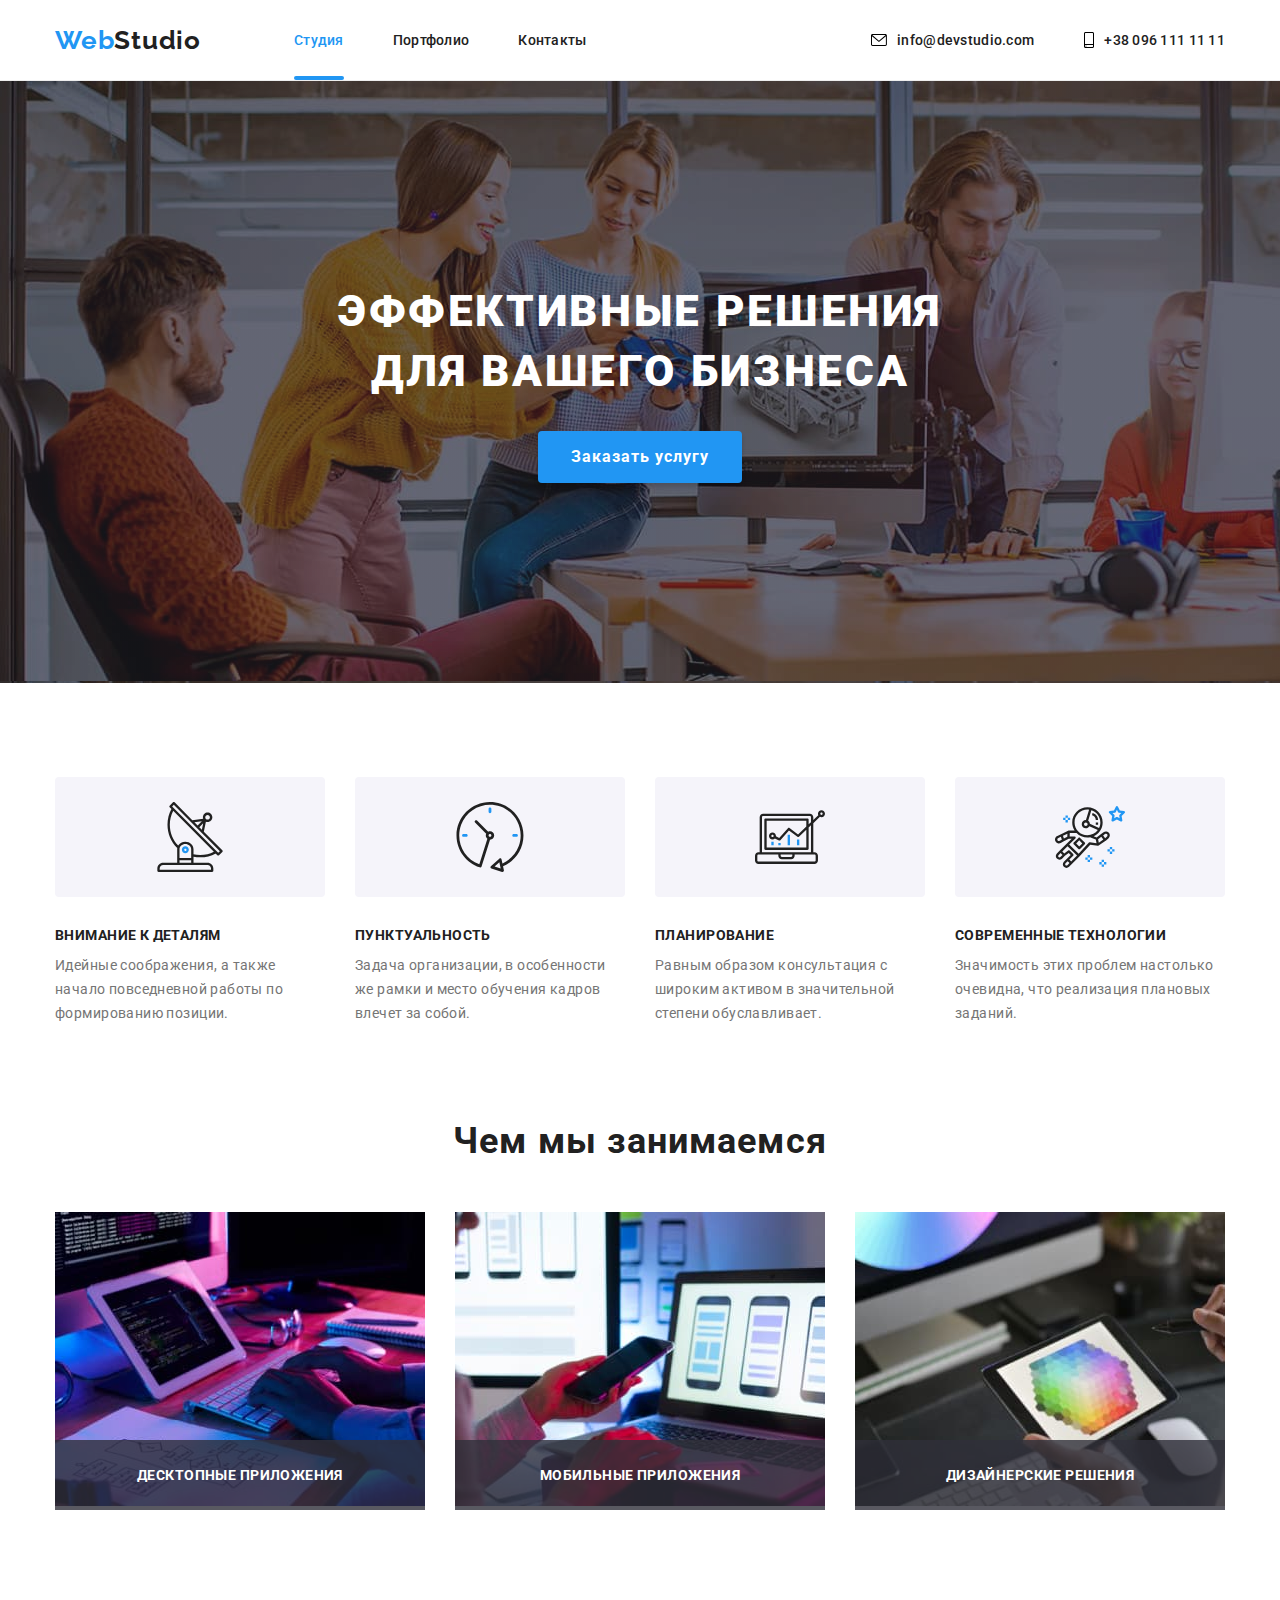
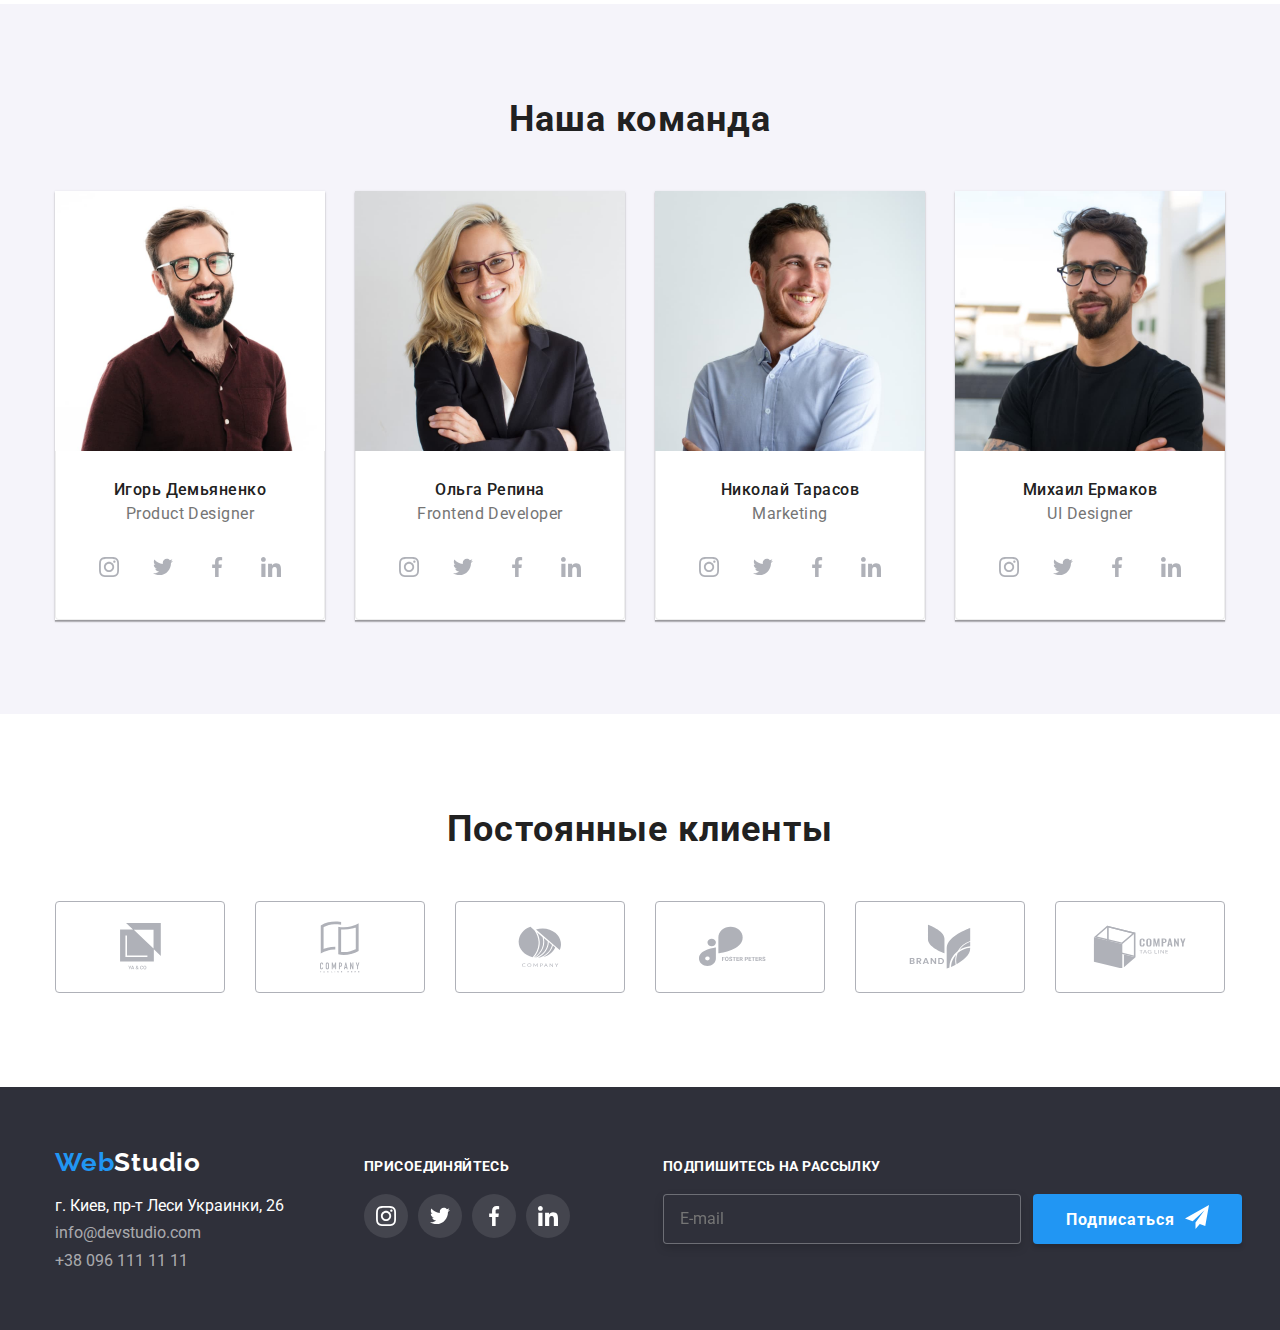
<file: index.html>
<!DOCTYPE html>
<html lang="ru">

<head>
    <meta charset="UTF-8">
    <meta http-equiv="X-UA-Compatible" content="IE=edge">
    <meta name="viewport" content="width=device-width, initial-scale=1.0">
    <title>Document</title>
    <link rel="preconnect" href="https://fonts.gstatic.com">
    <link href="https://fonts.googleapis.com/css2?family=Raleway:wght@700&family=Roboto:wght@400;500;700;900&display=swap"
        rel="stylesheet">
    <link rel="stylesheet" href="https://cdnjs.cloudflare.com/ajax/libs/modern-normalize/1.0.0/modern-normalize.min.css">
    <link rel="stylesheet" href="./css/styles.css">
</head>

<body>
    <!-- Header content -->
    <header class="header">
       <div class="container main-nav"> 
           <nav class="nav">   
            <a href="./index.html" class="logo"> <span class="web">Web</span>Studio</a>
            <ul class="link">
                <li class="nav-item"> 
                    <a href=" " class="item current" >Студия</a> </li>
                <li class="nav-item"> 
                    <a href="./portfolio.html" class="item"> Портфолио</a> </li>
                <li class="nav-item"> 
                    <a href=" " class="item">Контакты</a> </li>
            </ul>
            </nav> 
            <ul class="link">
                <li class="link-item"> 
                    <a href="mailto:info@devstudio.com" class="item">
                        <svg class="header-icon" width="16" height="12">
                            <use href="./images/icons.svg#icon-envelope"></use>
                        </svg>
                        info@devstudio.com </a>
                </li>
                <li class="link-item"> 
                    <a href="tel:+380961111111" class="item">
                        <svg class="header-icon" width="10" height="16">
                            <use href="./images/icons.svg#icon-smartphone"></use>
                        </svg>
                        +38 096 111 11 11</a>
                </li>
            </ul> 
       </div>
    </header>
    <!-- Main content -->
    <main>
        <!-- The main section-->
        <section class="hero">
            <h1 class="hero-title"> Эффективные решения <br>для вашего бизнеса</h1>
            <button data-modal-open type="button" class="button"> Заказать услугу </button>
        </section>
        <!-- Section features -->
        <section class="features">
            <div class="container section">
            <h2 class="title" hidden>Особенности</h2>
            <ul class="link">
                <li class="features-list">
                    <div class="features-link">
                        <svg class="features-icon" width="70" height="70">
                            <use href="./images/icons.svg#icon-antenna1"></use>
                        </svg>
                    </div>
                    <h3 class="subtitle">Внимание к деталям</h3>
                    <p class="text">Идейные соображения, а также начало повседневной работы по формированию позиции.</p>
                </li>
                <li class="features-list">
                    <div class="features-link">
                        <svg class="features-icon" width="70" height="70">
                            <use href="./images/icons.svg#icon-clock1"></use>
                        </svg>
                    </div>
                    <h3 class="subtitle">Пунктуальность</h3>
                    <p class="text">Задача организации, в особенности же рамки и место обучения кадров влечет за собой.</p>
                </li>
                <li class="features-list">
                    <div class="features-link">
                        <svg class="features-icon" width="70" height="70">
                            <use href="./images/icons.svg#icon-diagram1"></use>
                        </svg>
                    </div>
                    <h3 class="subtitle">Планирование</h3>
                    <p class="text">Равным образом консультация с широким активом в значительной степени обуславливает.</p>
                </li>
                <li class="features-list">
                    <div class="features-link">
                        <svg class="features-icon" width="70" height="70">
                            <use href="./images/icons.svg#icon-astronaut1"></use>
                        </svg>
                    </div>
                    <h3 class="subtitle">Современные технологии</h3>
                    <p class="text">Значимость этих проблем настолько очевидна, что реализация плановых заданий.</p>
                </li>
            </ul>
            </div>
        </section>
        <!--Section what are we doing -->
        <section class="work">
            <div class="container section">
            <h2 class="title">Чем мы занимаемся</h2>
            <ul class="link">
                <li class="work-thamb">
                    <img src="./images/box1.jpg" alt="box1" width="370">
                    <h3 class="subtitle">Десктопные приложения</h3>
                </li>
                <li class="work-thamb">
                    <img src="./images/box2.jpg" alt="box2" width="370">
                    <h3 class="subtitle">Мобильные приложения</h3>
                </li>
                <li class="work-thamb">
                    <img src="./images/box3.jpg" alt="box3" width="370">
                    <h3 class="subtitle">Дизайнерские решения</h3>
                </li>
            </ul>
            </div>
        </section>
        <!--Section command -->
        <section class="command">
            <div class="container section">
            <h2 class="title">Наша команда</h2>
            <ul class="link">
                <li class="command-card">
                    <img src="./images/img1.jpg" alt="img1" width="270" class="img">
                    <div class="command-text">
                    <h3 class="heading">Игорь Демьяненко</h3>
                    <p class="desc">Product Designer</p>
                    <ul class="command-list">
                        <li class="command-item">
                            <a class="command-icon" href="#">
                                <svg class="command-svg">
                                    <use href="./images/icons.svg#icon-instagram2"></use>
                                </svg>
                            </a>
                        </li>
                        <li class="command-item">
                            <a class="command-icon" href="#">
                                <svg class="command-svg">
                                    <use href="./images/icons.svg#icon-twitter1"></use>
                                </svg>
                            </a>
                        </li>
                        <li class="command-item">
                            <a class="command-icon" href="#">
                                <svg class="command-svg">
                                    <use href="./images/icons.svg#icon-facebook1"></use>
                                </svg>
                            </a>
                        </li>
                        <li class="command-item">
                            <a class="command-icon" href="#">
                                <svg class="command-svg">
                                    <use href="./images/icons.svg#icon-linkedin1"></use>
                                </svg>
                            </a>
                        </li>
                    </ul>
                    </div>
                </li>
                <li class="command-card">
                    <img src="./images/img2.jpg" alt="img2" width="270" class="img">
                    <div class="command-text">
                    <h3  class="heading">Ольга Репина</h3>
                    <p class="desc">Frontend Developer</p>
                    <ul class="command-list">
                    <li class="command-item">
                        <a class="command-icon" href="#">
                                <svg class="command-svg">
                                    <use href="./images/icons.svg#icon-instagram2"></use>
                                </svg>
                            </a>
                        </li>
                    <li class="command-item">
                        <a class="command-icon" href="#">
                            <svg  class="command-svg">
                                <use href="./images/icons.svg#icon-twitter1"></use>
                            </svg>
                        </a>
                        </li>
                    <li class="command-item">
                        <a class="command-icon" href="#">
                                <svg class="command-svg">
                                    <use href="./images/icons.svg#icon-facebook1"></use>
                                </svg>
                            </a>
                        </li>
                        <li class="command-item">
                            <a class="command-icon" href="#">
                                <svg class="command-svg">
                                    <use href="./images/icons.svg#icon-linkedin1"></use>
                                </svg>
                            </a>
                        </li>
                    </ul>
                    </div>
                </li>
                <li class="command-card">
                    <img src="./images/img3.jpg" alt="img3" width="270" class="img">
                    <div class="command-text">
                    <h3  class="heading">Николай Тарасов</h3>
                    <p class="desc">Marketing</p>
                    <ul class="command-list">
                    <li class="command-item">
                        <a class="command-icon" href="#">
                                <svg class="command-svg">
                                    <use href="./images/icons.svg#icon-instagram2"></use>
                                </svg>
                            </a>
                        </li>
                    <li class="command-item">
                        <a class="command-icon" href="#">
                                <svg class="command-svg">
                                    <use href="./images/icons.svg#icon-twitter1"></use>
                                </svg>
                            </a>
                        </li>
                    <li class="command-item">
                        <a class="command-icon" href="#">
                                <svg class="command-svg">
                                    <use href="./images/icons.svg#icon-facebook1"></use>
                                </svg>
                            </a>
                        </li>
                        <li class="command-item">
                            <a class="command-icon" href="#">
                                <svg class="command-svg">
                                    <use href="./images/icons.svg#icon-linkedin1"></use>
                                </svg>
                            </a>
                        </li>
                    </ul>
                    </div>
                </li>
                <li class="command-card">
                    <img src="./images/img4.jpg" alt="img4" width="270" class="img">
                    <div class="command-text">
                    <h3  class="heading">Михаил Ермаков</h3>
                    <p class="desc">UI Designer</p>
                    <ul class="command-list">
                    <li class="command-item">
                        <a class="command-icon" href="#">
                                <svg class="command-svg">
                                    <use href="./images/icons.svg#icon-instagram2"></use>
                                </svg>
                            </a>
                        </li>
                    <li class="command-item">
                        <a class="command-icon" href="#">
                                <svg class="command-svg">
                                    <use href="./images/icons.svg#icon-twitter1"></use>
                                </svg>
                            </a>
                        </li>
                        <li class="command-item">
                            <a class="command-icon" href="#">
                                <svg class="command-svg">
                                    <use href="./images/icons.svg#icon-facebook1"></use>
                                </svg>
                            </a>
                        </li>
                        <li class="command-item">
                            <a class="command-icon" href="#">
                                <svg class="command-svg">
                                    <use href="./images/icons.svg#icon-linkedin1"></use>
                                </svg>
                            </a>
                        </li>
                    </ul>
                    </div>
                </li>
            </ul>
            </div>
        </section>
        <!--Client section-->
        <section class="client">
            <div class="container section">
                <h2 class="title">Постоянные клиенты</h2>
                 <ul class="client-list">
                    <li class="client-item">
                        <a class="client-icon" href="#">
                            <svg width="41" height="46.7">
                                <use href="./images/icons.svg#icon-group"></use>
                            </svg>
                        </a>
                    </li>
                    <li class="client-item">
                        <a class="client-icon" href="#">
                            <svg width="40" height="52">
                                <use href="./images/icons.svg#icon-group1"></use>
                            </svg>
                        </a>
                    </li>
                    <li class="client-item">
                        <a class="client-icon" href="#">
                            <svg width="43.46" height="41.18">
                                <use href="./images/icons.svg#icon-group2"></use>
                            </svg>
                        </a>
                    </li>
                    <li class="client-item">
                        <a class="client-icon" href="#">
                            <svg width="84.44" height="40.62">
                                <use href="./images/icons.svg#icon-group3"></use>
                            </svg>
                        </a>
                    </li>
                    <li class="client-item">
                        <a class="client-icon" href="#">
                            <svg width="62.54" height="45.43">
                                <use href="./images/icons.svg#icon-group4"></use>
                            </svg>
                        </a>
                    </li>
                    <li class="client-item">
                        <a class="client-icon" href="#">
                            <svg width="93.79" height="43.93">
                                <use href="./images/icons.svg#icon-group5"></use>
                            </svg>
                        </a>
                    </li>
                </ul>
            </div>
        </section>
    </main>
    <!-- Footer content -->
<footer class="footer">
    <div class="container footer-conteiner">
        <div class="footer-adress">
            <a href="/" class="logo"> <span class="web">Web</span>Studio</a>
            <address>
                <p class="address"> г. Киев, пр-т Леси Украинки, 26 </p>
            </address>
            <ul class="link">
                <li class="footer-link"> <a href="mailto:info@devstudio.com" class="footer-contact">info@devstudio.com
                    </a></li>
                <li> <a href="tel:+380961111111" class="footer-contact">+38 096 111 11 11</a> </li>
            </ul>
        </div>
        <div class="footer-icons">
            <p class="footer-title">присоединяйтесь</p>
            <ul class="footer-list">
                <li class="footer-item">
                    <a class="footer-link-icon" href="#">
                        <svg class="footer-icon">
                            <use href="./images/icons.svg#icon-instagram2"></use>
                        </svg>
                    </a>
                </li>
                <li class="footer-item">
                    <a class="footer-link-icon" href="#">
                        <svg class="footer-icon">
                            <use href="./images/icons.svg#icon-twitter1"></use>
                        </svg>
                    </a>
                </li>
                <li class="footer-item">
                    <a class="footer-link-icon" href="#">
                        <svg class="footer-icon">
                            <use href="./images/icons.svg#icon-facebook1"></use>
                        </svg>
                    </a>
                </li>
                <li class="footer-item">
                    <a class="footer-link-icon" href="#">
                        <svg class="footer-icon">
                            <use href="./images/icons.svg#icon-linkedin1"></use>
                        </svg>
                    </a>
                </li>
            </ul>
        </div>
        <div>
            <p class="footer-title">Подпишитесь на рассылку</p>
            <div class="footer-send">
                <input class="footer-input" type="email" name="email" id="mail" placeholder="E-mail" />
                <button type="submit" class="button">Подписаться
                    <svg class="footer-iconsend" width="24" height="24">
                        <use href="./images/icons.svg#icon-iconsend"></use>
                    </svg>
                </button>
            </div>
        </div>
    </div>
</footer>
    <div class="backdrop is-hidden" data-modal>
        <div class="modal-content">
            <button data-modal-close type="button" class="modal-close">
                <svg width="11" height="11">
                    <use href="./images/icons.svg#icon-Vector1"></use>
                </svg>
            </button>
           <form class="form">
               <p class="form-title">Оставьте свои данные, мы вам перезвоним</p>
            <div class="form-field">
                <label for="name">Имя</label>
                <input class="form-imput" type="text" name="name" id="name" />
                <svg class="form-icon" width="18" height="18">
                    <use href="./images/icons.svg#icon-Vectorname"></use>
                </svg>
            </div>
            <div class="form-field">
                <label for="tel">Телефон</label>
                <input class="form-imput" type="tel" name="tel" id="tel" />
                <svg class="form-icon" width="18" height="18">
                    <use href="./images/icons.svg#icon-Vectortel"></use>
                </svg>
            </div>
            <div class="form-field">
                <label for="email">Почта</label>
                <input class="form-imput" type="email" name="email" id="email" />
                <svg class="form-icon" width="18" height="18">
                    <use href="./images/icons.svg#icon-Vectormail"></use>
                </svg>
            </div>

            <div class="form-field">
                <label class="comment">Комментарий</label>
                <textarea name="comment" id="comment" placeholder="Введите текст"></textarea>
            </div>
            <div class="form-consent">
                <input class="checkbox" type="checkbox" name="consent" id="consent" />
                <span class="checkbox-icon"></span>
                <label class="checkbox-label" for="consent">
                    Соглашаюсь с рассылкой и принимаю 
                    <a href="#">Условия договора</a></label>
            </div>
            <button type="submit" class="button">Отправить</button>
        </form> 
        </div>
    </div>
    <script src="./modal.js"></script>
</body>

</html>
</file>
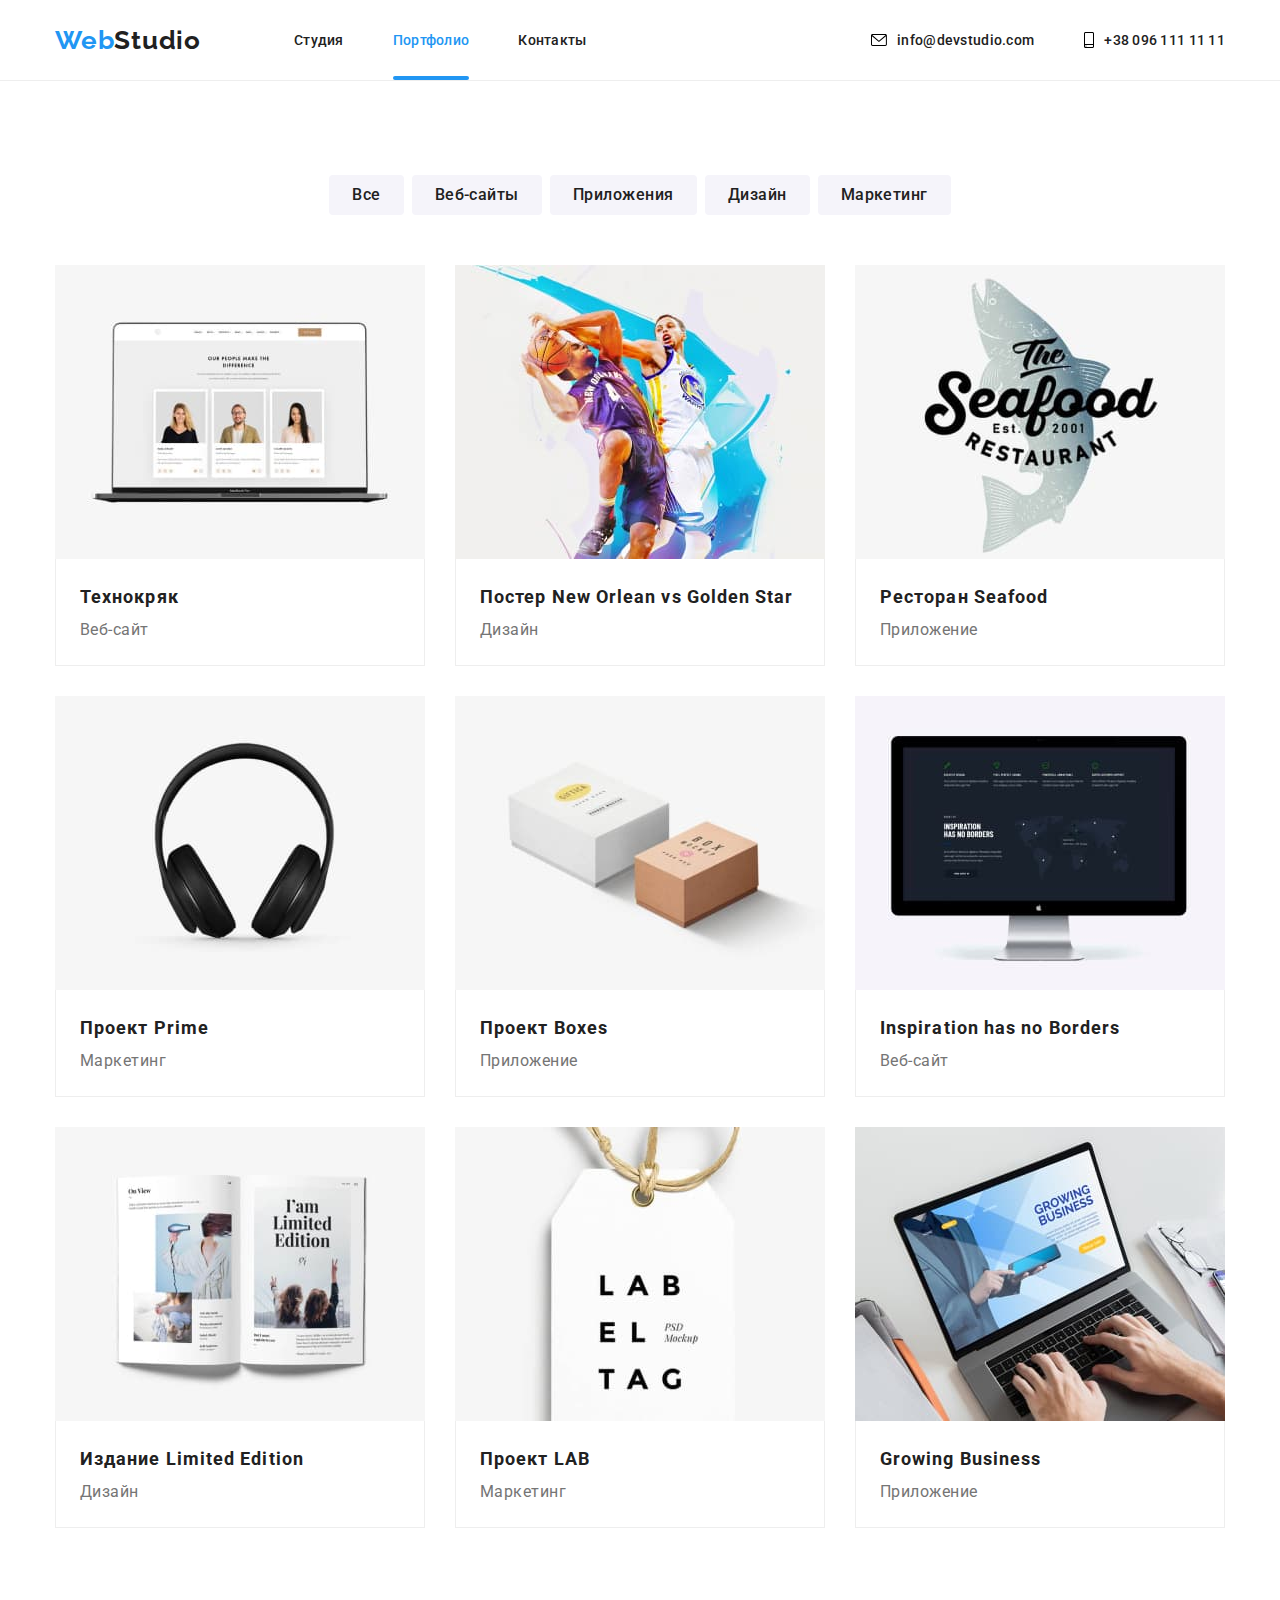
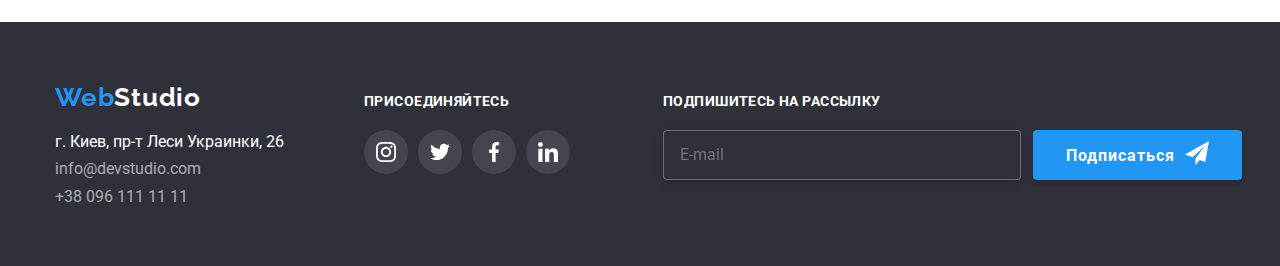
<file: portfolio.html>
<!DOCTYPE html>
<html lang="ru">

<head>
    <meta charset="UTF-8">
    <meta http-equiv="X-UA-Compatible" content="IE=edge">
    <meta name="viewport" content="width=device-width, initial-scale=1.0">
    <title>Document</title>
    <link rel="preconnect" href="https://fonts.gstatic.com">
    <link
        href="https://fonts.googleapis.com/css2?family=Raleway:wght@700&family=Roboto:wght@400;500;700;900&display=swap"
        rel="stylesheet">
    <link rel="stylesheet" href="https://cdnjs.cloudflare.com/ajax/libs/modern-normalize/1.0.0/modern-normalize.min.css">
    <link rel="stylesheet" href="./css/styles.css">
</head>

<body>
    <!-- Header content -->
    <header class="header">
        <div class="container main-nav">
            <nav class="nav">
                <a href="./index.html" class="logo"> <span class="web">Web</span>Studio</a>
                <ul class="link">
                    <li class="nav-item">
                        <a href="./index.html" class="item ">Студия</a>
                    </li>
                    <li class="nav-item">
                        <a href="./portfolio.html" class="item current"> Портфолио</a>
                    </li>
                    <li class="nav-item">
                        <a href=" " class="item">Контакты</a>
                    </li>
                </ul>
            </nav>
            <ul class="link">
                <li class="link-item">
                    <a href="mailto:info@devstudio.com" class="item">
                        <svg class="header-icon" width="16" height="12">
                            <use href="./images/icons.svg#icon-envelope"></use>
                        </svg>
                        info@devstudio.com </a>
                </li>
                <li class="link-item">
                    <a href="tel:+380961111111" class="item">
                        <svg class="header-icon" width="10" height="16">
                            <use href="./images/icons.svg#icon-smartphone"></use>
                        </svg>
                        +38 096 111 11 11</a>
                </li>
            </ul>
        </div>
    </header>
    <!-- Main content -->
    <main>
        <section class="section">
            <div class="container">
            <h1 class="portfolio-title" hidden> Портфолио </h1>
            <ul class="link link-buttons">
                <li class="portfolio-buttons"> 
                    <button type="button" class="buttons"> Все </button> 
                </li>
                <li class="portfolio-buttons">
                    <button type="button" class="buttons"> Веб-сайты </button>
                </li>
                <li class="portfolio-buttons">
                    <button type="button" class="buttons"> Приложения </button>
                </li>
                <li class="portfolio-buttons">
                    <button type="button" class="buttons"> Дизайн </button>
                </li>
                <li class="portfolio-buttons">
                    <button type="button" class="buttons"> Маркетинг </button>
                </li>
            </ul>
            <ul class="link link-card">
                <li class="card">
                    <a class="card-list" href="#">
                    <div class="p-card-overlay">
                    <img src="./images/hoptimg1.jpg" alt="pimg1" width="370" class="img">
                    <p class="text-overlay">Технокряк это современная площадка распространения коронавируса. Компании используют эту платформу для цифрового
                    шпионажа и атак на защищённые сервера конкурентов.</p>
                    </div>
                    <div class="card-text">
                    <h2 class="caption"> Технокряк </h2>
                    <p class="desc"> Веб-сайт </p>
                    </div>
                    </a>
                </li>
                <li class="card">
                    <a class="card-list" href="#">
                     <div class="p-card-overlay">
                    <img src="./images/portimg2.jpg" alt="pimg2" width="370" class="img">
                    <p class="text-overlay">Технокряк это современная площадка распространения коронавируса. Компании используют эту
                        платформу для цифрового шпионажа и атак на защищённые сервера конкурентов.</p>
                    </div>
                    <div class="card-text">
                    <h2 class="caption"> Постер New Orlean vs Golden Star </h2>
                    <p class="desc"> Дизайн </p>
                    </div>
                    </a>
                </li>
                <li class="card">
                    <a class="card-list" href="#">
                    <div class="p-card-overlay">
                    <img src="./images/portimg3.jpg" alt="pimg3" width="370" class="img">
                    <p class="text-overlay">Технокряк это современная площадка распространения коронавируса. Компании используют эту
                        платформу для цифрового шпионажа и атак на защищённые сервера конкурентов.</p>
                    </div>
                    <div class="card-text">
                    <h2 class="caption"> Ресторан Seafood </h2>
                    <p class="desc"> Приложение </p>
                    </div>
                    </a>
                </li>
                <li class="card">
                    <a class="card-list" href="#">
                    <div class="p-card-overlay">
                    <img src="./images/portimg4.jpg" alt="pimg4" width="370" class="img">
                    <p class="text-overlay">Технокряк это современная площадка распространения коронавируса. Компании используют эту
                        платформу для цифрового шпионажа и атак на защищённые сервера конкурентов.</p>
                    </div>
                    <div class="card-text">
                    <h2 class="caption"> Проект Prime </h2>
                    <p class="desc"> Маркетинг </p>
                    </div>
                    </a>
                </li>
                <li class="card">
                    <a class="card-list" href="#">
                    <div class="p-card-overlay">
                    <img src="./images/portimg5.jpg" alt="pimg5" width="370" class="img">
                    <p class="text-overlay">Технокряк это современная площадка распространения коронавируса. Компании используют эту
                        платформу для цифрового шпионажа и атак на защищённые сервера конкурентов.</p>
                    </div>
                    <div class="card-text">
                    <h2 class="caption"> Проект Boxes </h2>
                    <p class="desc"> Приложение </p>
                    </div>
                    </a>
                </li>
                <li class="card">
                    <a class="card-list" href="#">
                    <div class="p-card-overlay">
                    <img src="./images/portimg6.jpg" alt="pimg6" width="370" class="img">
                    <p class="text-overlay">Технокряк это современная площадка распространения коронавируса. Компании используют эту
                        платформу для цифрового шпионажа и атак на защищённые сервера конкурентов.</p>
                    </div>
                    <div class="card-text">
                    <h2 class="caption"> Inspiration has no Borders </h2>
                    <p class="desc"> Веб-сайт </p>
                    </div>
                    </a>
                </li>
                <li class="card">
                    <a class="card-list" href="#">
                    <div class="p-card-overlay">
                    <img src="./images/portimg7.jpg" alt="pimg7" width="370" class="img">
                    <p class="text-overlay">Технокряк это современная площадка распространения коронавируса. Компании используют эту
                        платформу для цифрового шпионажа и атак на защищённые сервера конкурентов.</p>
                    </div>
                    <div class="card-text">
                    <h2 class="caption"> Издание Limited Edition </h2>
                    <p class="desc"> Дизайн </p>
                    </div>
                    </a>
                </li>
                <li class="card">
                    <a class="card-list" href="#">
                    <div class="p-card-overlay">
                    <img src="./images/portimg8.jpg" alt="pimg8" width="370" class="img">
                    <p class="text-overlay">Технокряк это современная площадка распространения коронавируса. Компании используют эту
                        платформу для цифрового шпионажа и атак на защищённые сервера конкурентов.</p>
                    </div>
                    <div class="card-text">
                    <h2 class="caption"> Проект LAB </h2>
                    <p class="desc"> Маркетинг </p>
                    </div>
                    </a>
                </li>
                <li class="card">
                    <a class="card-list" href="#">
                    <div class="p-card-overlay">
                    <img src="./images/portimg9.jpg" alt="pimg9" width="370" class="img">
                    <p class="text-overlay">Технокряк это современная площадка распространения коронавируса. Компании используют эту
                        платформу для цифрового шпионажа и атак на защищённые сервера конкурентов.</p>
                    </div>
                    <div class="card-text">
                    <h2 class="caption"> Growing Business </h2>
                    <p class="desc"> Приложение </p>
                    </div>
                    </a>
                </li>
            </ul>
            </div>
        </section>
    </main>
        <!-- Footer content -->
<footer class="footer">
    <div class="container footer-conteiner">
        <div class="footer-adress">
            <a href="/" class="logo"> <span class="web">Web</span>Studio</a>
            <address>
                <p class="address"> г. Киев, пр-т Леси Украинки, 26 </p>
            </address>
            <ul class="link">
                <li class="footer-link"> <a href="mailto:info@devstudio.com" class="footer-contact">info@devstudio.com
                    </a></li>
                <li> <a href="tel:+380961111111" class="footer-contact">+38 096 111 11 11</a> </li>
            </ul>
        </div>
        <div class="footer-icons">
            <p class="footer-title">присоединяйтесь</p>
            <ul class="footer-list">
                <li class="footer-item">
                    <a class="footer-link-icon" href="#">
                        <svg class="footer-icon" widht="20" height="20">
                            <use href="./images/icons.svg#icon-instagram2"></use>
                        </svg>
                    </a>
                </li>
                <li class="footer-item">
                    <a class="footer-link-icon" href="#">
                        <svg class="footer-icon" widht="20" height="20">
                            <use href="./images/icons.svg#icon-twitter1"></use>
                        </svg>
                    </a>
                </li>
                <li class="footer-item">
                    <a class="footer-link-icon" href="#">
                        <svg class="footer-icon" widht="20" height="20">
                            <use href="./images/icons.svg#icon-facebook1"></use>
                        </svg>
                    </a>
                </li>
                <li class="footer-item">
                    <a class="footer-link-icon" href="#">
                        <svg class="footer-icon" widht="20" height="20">
                            <use href="./images/icons.svg#icon-linkedin1"></use>
                        </svg>
                    </a>
                </li>
            </ul>
        </div>
            <div>
                    <p class="footer-title">Подпишитесь на рассылку</p>
                    <div class="footer-send">
                        <input class="footer-input" type="email" name="email" id="email" placeholder="E-mail" />
                        <button type="submit" class="button">Подписаться
                            <svg class="footer-iconsend" width="24" height="24">
                                <use href="./images/icons.svg#icon-iconsend"></use>
                            </svg>
                        </button>
                    </div>
            </div>
    </div>
</footer>
</body>
        
</html>
</file>
<file: css/styles.css>
:root {
  --primari-text-color: #212121;
  --title-text-color: #757575;
  --accent-color: #2196f3;
  --primari-white-color: #ffffff;
  --bg-hero-color: #2f303a;
  --bg-command-color: #f5f4fa;
  --bg-hero-button-color: #188ce8;
  --footer-item-color: rgba(255, 255, 255, 0.6);
  --command-card-color: #eeeeee;
  --hero-linear-gradient: rgba(47, 48, 58, 0.4);
  --footer-bg-icon: rgba(255, 255, 255, 0.1);
  --icons-color: #afb1b8;
  --bg-portfolio-card: rgba(33, 150, 243, 0.9);
  --main-font: "Roboto", sans-serif;
  --accent-font: "Raleway", sans-serif;
}

body {
  font-family: var(--main-font);
  font-style: normal;
  font-weight: normal;
  color: var(--primari-text-color);
  background-color: var(--primari-white-color);
}

.link {
  margin: 0;
  padding: 0;
  list-style: none;
}

.container {
  width: 1200px;
  padding-left: 15px;
  padding-right: 15px;
  margin: 0 auto;
}

/* Header content */
.header {
  font-weight: 500;
  font-size: 14px;
  line-height: 1.172;
  letter-spacing: 0.02em;
  text-align: center;
  border-bottom: 1px solid var(--command-card-color);
}
.header .nav {
  display: flex;
  justify-content: center;
  align-items: center;
}

.header .link {
  display: flex;
  margin-left: auto;
}

.header .container {
  display: flex;
  justify-content: center;
  align-items: center;
}

.logo {
  margin-right: 93px;
  font-family: var(--accent-font);
  font-weight: bold;
  font-size: 26px;
  line-height: 1.173;
  letter-spacing: 0.03em;
  text-decoration: none;
  color: var(--primari-text-color);
}

.item {
  display: flex;
  color: var(--primari-text-color);
  text-decoration: none;
  padding-top: 32px;
  padding-bottom: 32px;
  align-items: center;
  transition: color 250ms cubic-bezier(0.4, 0, 0.2, 1);
}

.item:hover,
.item:focus {
  color: var(--accent-color);
}

.nav .nav-item + .nav-item {
  margin-left: 49px;
}

.link .link-item + .link-item {
  margin-left: 50px;
}

.web {
  color: var(--accent-color);
}
.current {
  position: relative;
  color: var(--accent-color);
}

.current::after {
  position: absolute;
  content: " ";
  left: 0;
  bottom: 0;
  width: 100%;
  height: 4px;
  border-radius: 2px;
  background-color: var(--accent-color);
}

.header-icon {
  margin-right: 10px;
  transition: fill 250ms cubic-bezier(0.4, 0, 0.2, 1);
}

.link-item:hover,
.link-item:focus {
  fill: var(--accent-color);
}

.link-item {
  display: flex;
}

/* The main section */

.hero {
  background-color: var(--bg-hero-color);
  padding-top: 200px;
  padding-bottom: 200px;
  text-align: center;
  max-width: 1600px;
  margin-left: auto;
  margin-right: auto;
  background-image: linear-gradient(
      rgba(47, 48, 58, 0.4),
      rgba(47, 48, 58, 0.4)
    ),
    url(../images/bghero.jpg);
}
.hero-title {
  font-weight: 900;
  font-size: 44px;
  line-height: 1.364;
  letter-spacing: 0.06em;
  text-transform: uppercase;
  color: var(--primari-white-color);
  margin-top: 0;
  margin-bottom: 30px;
}
.button {
  display: inline-block;
  font-family: inherit;
  font-weight: bold;
  font-size: 16px;
  line-height: 1.875;
  letter-spacing: 0.06em;
  padding: 10px 32px;
  cursor: pointer;
  border-radius: 4px;
  color: var(--primari-white-color);
  background-color: var(--accent-color);
  min-width: 200px;
  border: 1px solid transparent;
  box-shadow: 0px 4px 4px rgba(0, 0, 0, 0.15);
  transition: color 250ms cubic-bezier(0.4, 0, 0.2, 1),
    background-color cubic-bezier(0.4, 0, 0.2, 1);
}
.button:hover,
.button:focus {
  color: var(--primari-white-color);
  background-color: var(--bg-hero-button-color);
}

.section {
  padding-top: 94px;
  padding-bottom: 94px;
}
/* Titel section */

.title {
  font-weight: bold;
  font-size: 36px;
  line-height: 1.172;
  letter-spacing: 0.03em;
  margin-bottom: 50px;
  margin-top: 0;
  text-align: center;
}

/* Section features */

.features .link {
  display: flex;
}

.features-list:not(:last-child) {
  margin-right: 30px;
}

.features-link {
  display: flex;
  width: 270px;
  height: 120px;
  margin-bottom: 30px;
  border-radius: 4px;
  justify-content: center;
  align-items: center;
  background-color: var(--bg-command-color);
}

.subtitle {
  margin: 0;
  margin-bottom: 10px;
  font-weight: bold;
  font-size: 14px;
  line-height: 1.172;
  letter-spacing: 0.03em;
  text-transform: uppercase;
}
.text {
  margin: 0;
  font-size: 14px;
  line-height: 1.714;
  letter-spacing: 0.03em;
  color: var(--title-text-color);
}

/* ection what are we doing*/
.work .section {
  padding-top: 0px;
}

.work .link {
  display: flex;
  justify-content: space-between;
}

.work .subtitle {
  position: absolute;
  bottom: 0;
  left: 0;
  right: 0;
  padding-top: 27px;
  padding-bottom: 27px;
  text-align: center;
  color: var(--primari-white-color);
  background: rgba(47, 48, 58, 0.8);
  margin: 0px;
}
.work-thamb {
  position: relative;
}

/* Section command */

.command {
  background-color: var(--bg-command-color);
  text-align: center;
}

.command-card {
  width: 270px;
  background-color: var(--primari-white-color);
  box-shadow: 0px 1px 3px rgba(0, 0, 0, 0.12), 0px 1px 1px rgba(0, 0, 0, 0.14),
    0px 2px 1px rgba(0, 0, 0, 0.2);
}
.command-card:not(:last-child) {
  margin-right: 30px;
}

.command .link {
  display: flex;
  justify-content: space-between;
}

.heading {
  font-weight: 500;
  font-size: 16px;
  line-height: 1.172;
  letter-spacing: 0.03em;
  margin: 0px;
}
.desc {
  font-size: 16px;
  line-height: 1.172;
  letter-spacing: 0.03em;
  color: var(--title-text-color);
}
.command-text {
  padding-top: 30px;
  padding-bottom: 30px;
  border: 1px solid var(--command-card-color);
  border-top: none;
  border-radius: 0 0 4px 4px;
  box-sizing: border-box;
}
.command-list {
  margin: 0 auto;
  margin-top: 16px;
  display: flex;
  justify-content: center;
  padding: 0;
}
.command-item {
  display: flex;
  justify-content: center;
  align-items: center;
}

.command-item:not(:last-child) {
  margin-right: 10px;
}

.command-icon {
  width: 44px;
  height: 44px;
  border-radius: 50%;
  display: flex;
  justify-content: center;
  align-items: center;
  fill: var(--icons-color);
  transition: background-color 250ms cubic-bezier(0.4, 0, 0.2, 1),
    fill 250ms cubic-bezier(0.4, 0, 0.2, 1);
}
.command-icon:hover,
.command-icon:focus {
  background-color: var(--accent-color);
}

.command-icon:hover,
.command-icon:focus {
  fill: var(--primari-white-color);
}
.command-svg {
  width: 20px;
  height: 20px;
}

/* Footer content */

.footer {
  background-color: var(--bg-hero-color);
  padding-top: 60px;
  padding-bottom: 60px;
  margin: 0;
}
.footer .logo {
  display: block;
  margin-bottom: 20px;
  color: var(--primari-white-color);
}
.footer-adress {
  display: block;
}
.footer .address {
  font-style: normal;
  color: var(--primari-white-color);
  margin-top: 0px;
  margin-bottom: 9px;
}
.footer-contact {
  display: block;
  font-family: inherit;
  text-decoration: none;
  color: var(--footer-item-color);
  transition: color 250ms cubic-bezier(0.4, 0, 0.2, 1);
}
.footer-contact:hover,
.footer-contact:focus {
  color: var(--accent-color);
}

.footer-adress .footer-link {
  margin-bottom: 9px;
}

.footer-icons {
  display: block;
  margin-left: 70px;
  margin-right: 93px;
}

.footer-title {
  margin: 0;
  margin-bottom: 20px;
  font-weight: 700;
  font-size: 14px;
  line-height: 1.172;
  letter-spacing: 0.03em;
  text-transform: uppercase;
  color: var(--primari-white-color);
}

.footer-list {
  display: flex;
  margin: 0;
  padding: 0;
}
.footer-item {
  list-style: none;
}

.footer-item:not(:last-child) {
  margin-right: 10px;
}
.footer-link-icon {
  display: flex;
  justify-content: center;
  align-items: center;
  width: 44px;
  height: 44px;
  border-radius: 50%;
  background-color: var(--footer-bg-icon);
  transition: background-color 250ms cubic-bezier(0.4, 0, 0.2, 1);
}

.footer-link-icon:hover,
.footer-link-icon:focus {
  background-color: var(--accent-color);
}

.footer-icon {
  fill: var(--primari-white-color);
  width: 20px;
  height: 20px;
}

.footer-conteiner {
  display: flex;
  align-items: baseline;
}

.footer-input {
  width: 358px;
  height: 50px;
  padding: 15px 16px;
  margin-right: 12px;
  background-color: var(--bg-hero-color);
  border: 1px solid rgba(255, 255, 255, 0.3);
  box-sizing: border-box;
  filter: drop-shadow(0px 4px 4px rgba(0, 0, 0, 0.15));
  border-radius: 4px;
}
.footer .button {
  height: 50px;
  height: 50px;
  display: flex;
  justify-content: center;
  text-align: center;
  margin-right: 0px;
}

.footer-iconsend {
  margin-left: 10px;
}
.footer-send {
  display: flex;
}

/* client section */
.client-list {
  margin: 0;
  padding: 0;
  display: flex;
  justify-content: center;
}

.client-item {
  list-style: none;
}
.client-item:not(:last-child) {
  margin-right: 30px;
}

.client-icon {
  display: flex;
  justify-content: center;
  align-items: center;
  width: 170px;
  height: 92px;
  border: 1px solid #afb1b8;
  border-radius: 4px;
  fill: var(--icons-color);
  transition: fill 250ms cubic-bezier(0.4, 0, 0.2, 1),
    border-color 250ms cubic-bezier(0.4, 0, 0.2, 1);
}

.client-icon:hover,
.client-icon:focus {
  fill: var(--accent-color);
  border-color: var(--accent-color);
}

/* portfolio css */

.link-buttons {
  display: flex;
  justify-content: center;
  margin-bottom: 50px;
}
.buttons {
  display: block;
  font-family: inherit;
  font-size: 16px;
  font-weight: 500;
  line-height: 1.625;
  letter-spacing: 0.03em;
  padding: 6px 22px;
  cursor: pointer;
  color: var(--primari-text-color);
  background-color: var(--bg-command-color);
  border-radius: 4px;
  border: 1px solid transparent;
  text-align: center;
  transition: background-color 250ms cubic-bezier(0.4, 0, 0.2, 1),
    color 250ms cubic-bezier(0.4, 0, 0.2, 1);
}

.portfolio-buttons:not(:last-child) {
  margin-right: 8px;
}

.buttons:hover,
.buttons:focus {
  color: var(--primari-white-color);
  background-color: var(--accent-color);
  box-shadow: 0px 3px 1px rgba(0, 0, 0, 0.1), 0px 1px 2px rgba(0, 0, 0, 0.08),
    0px 2px 2px rgba(0, 0, 0, 0.12);
}

.card {
  display: block;
  width: 370px;
  margin-right: 30px;
  margin-bottom: 30px;
  background: var(--primari-white-color);
  box-sizing: border-box;
}

.card:nth-child(3n) {
  margin-right: 0px;
}
.card:nth-last-child(-n + 3) {
  margin-bottom: 0px;
}
.link-card {
  display: flex;
  flex-wrap: wrap;
}

.card-text {
  border: 1px solid var(--command-card-color);
  border-top: none;
  padding-left: 24px;
  padding-right: 24px;
  padding-top: 20px;
  padding-bottom: 20px;
}

.caption {
  font-weight: bold;
  font-size: 18px;
  line-height: 2;
  letter-spacing: 0.06em;
  margin: 0px;
}
.link .desc {
  line-height: 1.875;
  margin: 0;
}

.img {
  display: block;
  min-width: 100%;
}
.card-list {
  display: inline-block;
  transition: box-shadov 250ms cubic-bezier(0.4, 0, 0.2, 1);
  text-decoration: none;
  margin: 0px;
  color: inherit;
}
.card-list:hover,
.card-list:focus {
  box-shadow: 0px 1px 3px rgba(0, 0, 0, 0.12), 0px 1px 1px rgba(0, 0, 0, 0.14),
    0px 2px 1px rgba(0, 0, 0, 0.2);
}
.p-card-overlay {
  position: relative;
  overflow: hidden;
}

.text-overlay {
  position: absolute;
  display: flex;
  align-items: center;
  width: 100%;
  height: 100%;
  top: 100%;
  left: 0;
  margin: 0;
  padding: 24px;
  font-size: 18px;
  line-height: 1.556;
  letter-spacing: 0.03em;
  color: var(--primari-white-color);
  background-color: var(--bg-portfolio-card);
  transition: transform 250ms cubic-bezier(0.4, 0, 0.2, 1);
}
.card-list:hover .text-overlay,
.card-list:focus .text-overlay {
  transform: translateY(-100%);
}

/* modal css */
.backdrop {
  position: fixed;
  top: 0;
  left: 0;
  width: 100%;
  height: 100%;
  background-color: rgba(0, 0, 0, 0.2);
  opacity: 1;
  transition: opacity 250ms cubic-bezier(0.4, 0, 0.2, 1);
}
.modal-content {
  position: absolute;
  width: 528px;
  height: 581px;
  padding: 40px;
  top: 50%;
  left: 50%;
  transform: translate(-50%, -50%);
  border-radius: 4px;
  background-color: var(--primari-white-color);
  box-shadow: 0px 1px 3px rgb(0 0 0 / 12%), 0px 1px 1px rgb(0 0 0 / 14%),
    0px 2px 1px rgb(0 0 0 / 20%);
  transition: transform 250ms cubic-bezier(0.4, 0, 0.2, 1);
}
.modal-close {
  position: absolute;
  top: 8px;
  right: 8px;
  width: 30px;
  height: 30px;
  border: 1px solid rgba(0, 0, 0, 0.1);
  border-radius: 50%;
  display: flex;
  justify-content: center;
  align-items: center;
  padding: 0;
  background-color: var(--primari-white-color);
  fill: var(--primari-text-color);
  cursor: pointer;
  transition: fill 250ms cubic-bezier(0.4, 0, 0.2, 1);
}
.modal-close:focus,
.modal-close:hover {
  fill: var(--accent-color);
}

.is-hidden {
  opacity: 0;
  pointer-events: none;
  transition: opacity 250ms cubic-bezier(0.4, 0, 0.2, 1),
    visibility 250ms cubic-bezier(0.4, 0, 0.2, 1);
}

/* form css */
textarea {
  resize: none;
  height: 120px;
  padding: 12px 11px;
  border: 1px solid rgba(33, 33, 33, 0.2);
  border-radius: 4px;
  transition: border-color 250ms cubic-bezier(0.4, 0, 0.2, 1);
}

.form {
  display: flex;
  flex-direction: column;
}
.form-title {
  margin: 0;
  margin-bottom: 12px;
  font-weight: bold;
  font-size: 20px;
  line-height: 1.172;
  text-align: center;
  letter-spacing: 0.03em;
}

.form-field {
  display: flex;
  flex-direction: column;
  margin-bottom: 10px;
  position: relative;
}
.form-field .form-imput {
  margin: 0;
  padding: 12px 11px;
  border: 1px solid rgba(33, 33, 33, 0.2);
  border-radius: 4px;
  padding-left: 42px;
  transition: border-color 250ms cubic-bezier(0.4, 0, 0.2, 1);
}

.form-field label {
  margin-bottom: 4px;
  color: var(--title-text-color);
}
.form-field input::placeholder {
  color: rgba(117, 117, 117, 0.5);
}

.form-consent {
  margin-bottom: 20px;
  display: flex;
  justify-content: center;
  align-items: center;
  cursor: pointer;
}

.form-consent label {
  margin-bottom: 4px;
  color: var(--title-text-color);
}
.form-consent a {
  color: var(--accent-color);
  font-size: 14px;
  line-height: 1.714;
  letter-spacing: 0.03em;
  text-decoration-line: underline;
}

.form .button {
  padding: 10px 55px;
  display: flex;
  justify-content: center;
  text-align: center;
  margin: auto;
}

.form-icon {
  position: absolute;
  top: 50%;
  left: 12px;
  transition: fill 250ms cubic-bezier(0.4, 0, 0.2, 1);
}

.form-imput:focus + .form-icon {
  fill: var(--accent-color);
}
.form-imput:focus,
textarea:focus {
  outline: none;
  border-color: var(--accent-color);
}
.checkbox {
  position: absolute;
  width: 1px;
  height: 1px;
  margin: -1px;
  border: 0;
  padding: 0;
  clip: rect(0 0 0 0);
  overflow: hidden;
}
.checkbox-icon {
  display: inline-block;
  justify-content: center;
  align-items: center;
  width: 16px;
  height: 15px;
  border: 2px solid var(--primari-text-color);
  border-radius: 2px;
  cursor: pointer;
  margin-right: 8px;
  margin-bottom: 5px;

  transition: background-color 250ms cubic-bezier(0.4, 0, 0.2, 1);
}
.checkbox:focus + .checkbox-icon {
  border-color: var(--accent-color);
}

.checkbox:checked + .checkbox-icon {
  border-color: var(--accent-color);
  background-image: url(../images/icon-check.svg);
  background-color: var(--accent-color);
  background-size: contain;
  background-origin: border-box;
}
</file>
